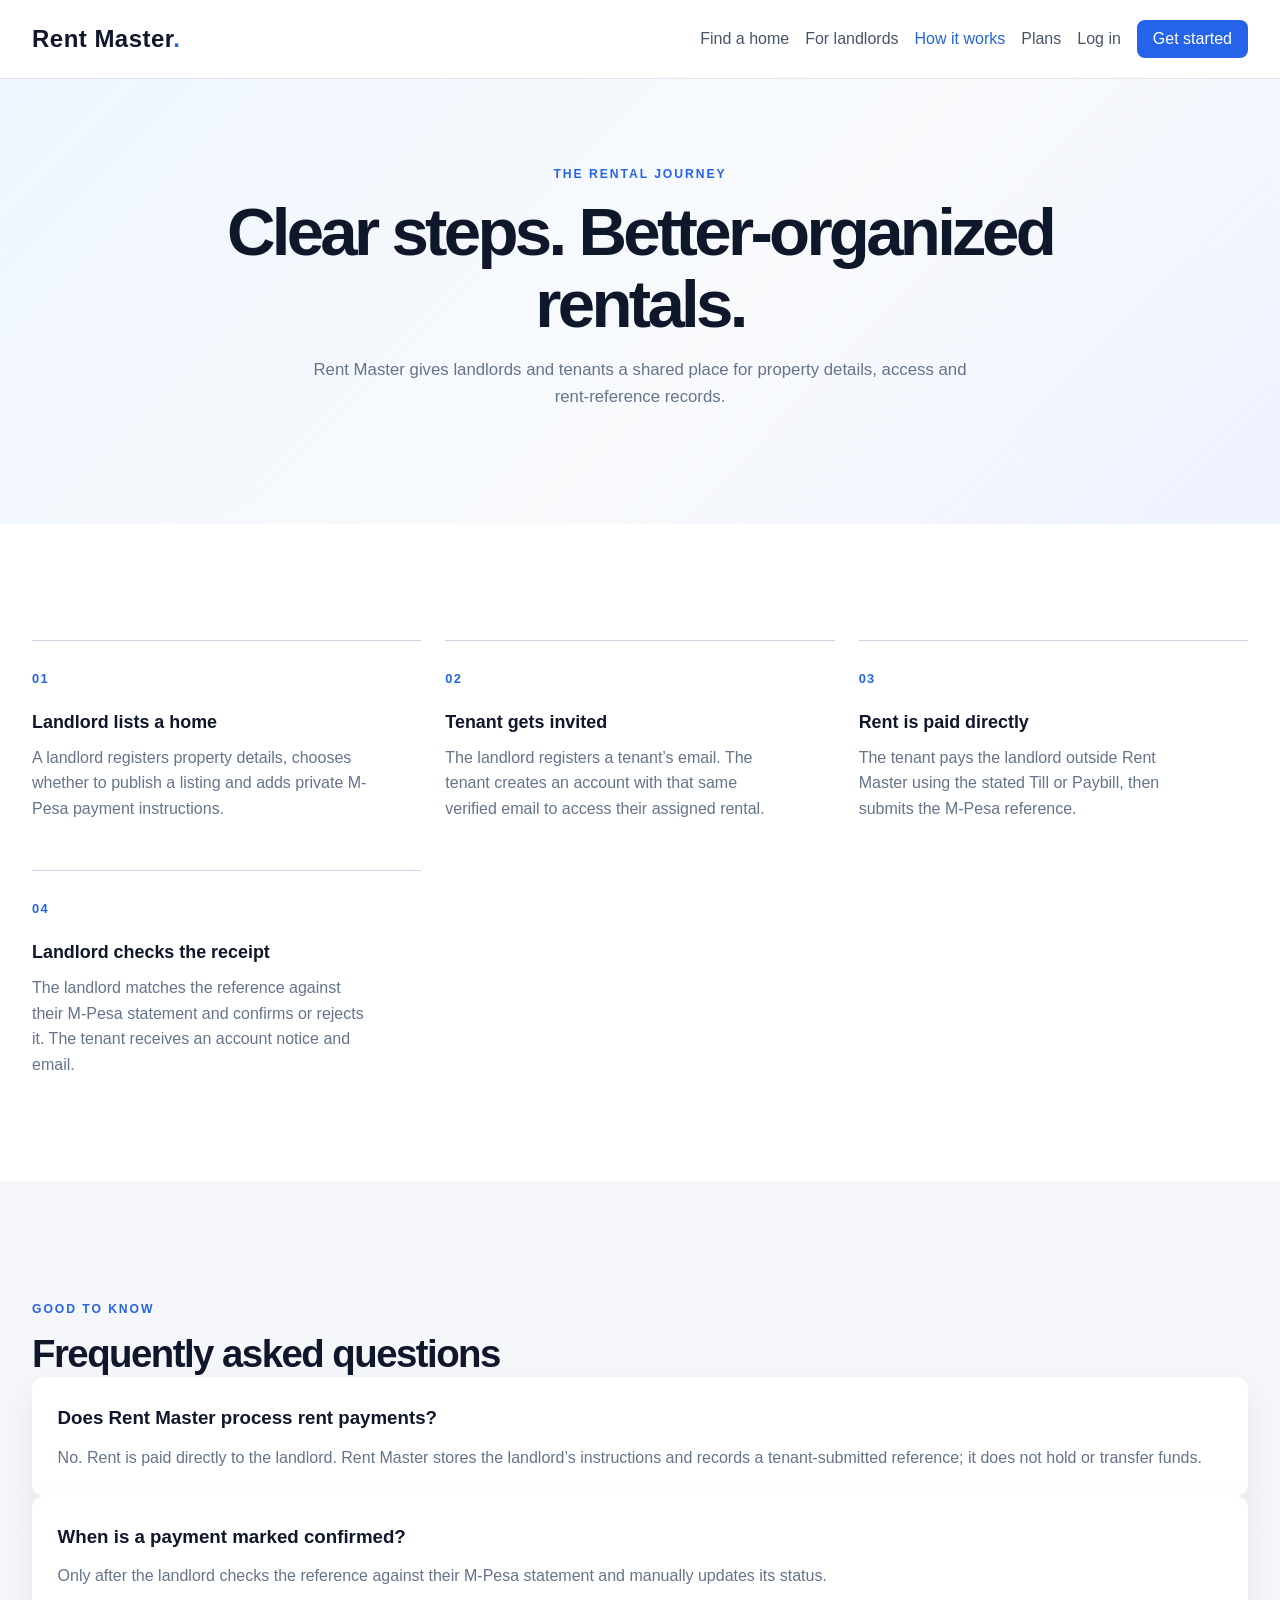
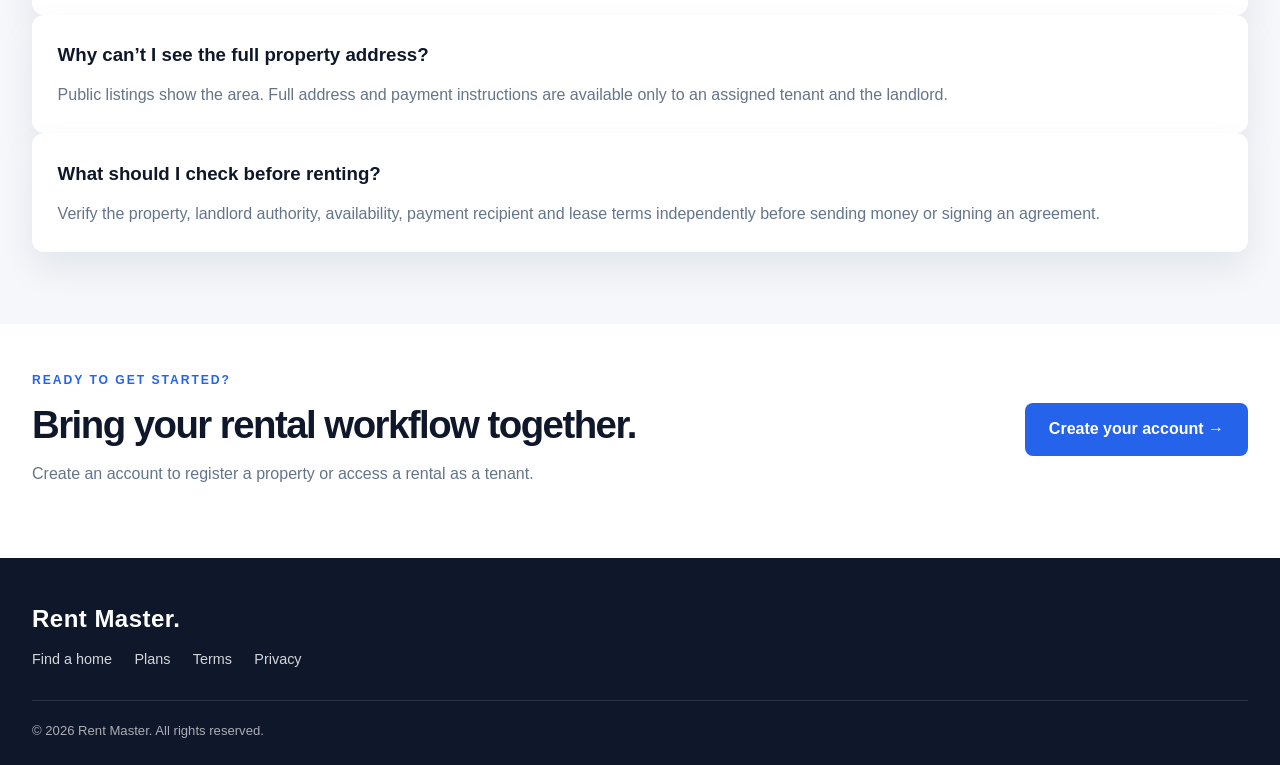
<file: how.html>
<!DOCTYPE html>
<html lang="en">
<head>
    <meta charset="UTF-8">
    <meta name="viewport" content="width=device-width, initial-scale=1.0">
    <meta name="description" content="Learn how Rent Master connects rental listings, landlord management and tenant rent records.">
    <link rel="stylesheet" href="style.css">
    <title>How it works | Rent Master</title>
</head>
<body class="home-page">
    <header class="home-header">
        <nav class="home-nav" aria-label="Main navigation">
            <a href="index.html" class="logo">Rent Master<span class="brand-period">.</span></a>
            <ul class="nav-links">
                <li><a href="findahome.html">Find a home</a></li>
                <li><a href="Landlords.html">For landlords</a></li>
                <li><a href="how.html" aria-current="page">How it works</a></li>
                <li><a href="pricing.html">Plans</a></li>
                <li><a href="login.html">Log in</a></li>
                <li><a class="nav-signup" href="signup.html">Get started</a></li>
            </ul>
        </nav>
    </header>
    <main>
        <section class="listings-hero">
            <div class="listings-hero-inner">
                <p class="eyebrow">The rental journey</p>
                <h1>Clear steps. Better-organized rentals.</h1>
                <p>Rent Master gives landlords and tenants a shared place for property details, access and rent-reference records.</p>
            </div>
        </section>
        <section class="home-section">
            <div class="home-benefit-grid">
                <article class="home-benefit-card"><span class="benefit-number">01</span><h3>Landlord lists a home</h3><p>A landlord registers property details, chooses whether to publish a listing and adds private M-Pesa payment instructions.</p></article>
                <article class="home-benefit-card"><span class="benefit-number">02</span><h3>Tenant gets invited</h3><p>The landlord registers a tenant’s email. The tenant creates an account with that same verified email to access their assigned rental.</p></article>
                <article class="home-benefit-card"><span class="benefit-number">03</span><h3>Rent is paid directly</h3><p>The tenant pays the landlord outside Rent Master using the stated Till or Paybill, then submits the M-Pesa reference.</p></article>
                <article class="home-benefit-card"><span class="benefit-number">04</span><h3>Landlord checks the receipt</h3><p>The landlord matches the reference against their M-Pesa statement and confirms or rejects it. The tenant receives an account notice and email.</p></article>
            </div>
        </section>
        <section class="home-featured-band">
            <div class="home-section faq-section">
                <div class="home-section-heading"><div><p class="eyebrow">Good to know</p><h2>Frequently asked questions</h2></div></div>
                <div class="faq-grid">
                    <article class="info-card"><h3>Does Rent Master process rent payments?</h3><p>No. Rent is paid directly to the landlord. Rent Master stores the landlord’s instructions and records a tenant-submitted reference; it does not hold or transfer funds.</p></article>
                    <article class="info-card"><h3>When is a payment marked confirmed?</h3><p>Only after the landlord checks the reference against their M-Pesa statement and manually updates its status.</p></article>
                    <article class="info-card"><h3>Why can’t I see the full property address?</h3><p>Public listings show the area. Full address and payment instructions are available only to an assigned tenant and the landlord.</p></article>
                    <article class="info-card"><h3>What should I check before renting?</h3><p>Verify the property, landlord authority, availability, payment recipient and lease terms independently before sending money or signing an agreement.</p></article>
                </div>
            </div>
        </section>
        <section class="home-landlord-cta">
            <div><p class="eyebrow">Ready to get started?</p><h2>Bring your rental workflow together.</h2><p>Create an account to register a property or access a rental as a tenant.</p></div>
            <a href="signup.html" class="btn">Create your account <span aria-hidden="true">&rarr;</span></a>
        </section>
    </main>
    <footer class="home-footer"><div class="home-footer-inner"><a href="index.html" class="logo">Rent Master<span class="brand-period">.</span></a><div class="home-footer-links"><a href="findahome.html">Find a home</a><a href="pricing.html">Plans</a><a href="terms.html">Terms</a><a href="privacy.html">Privacy</a></div><p class="home-copyright">&copy; 2026 Rent Master. All rights reserved.</p></div></footer>
</body>
</html>
</file>
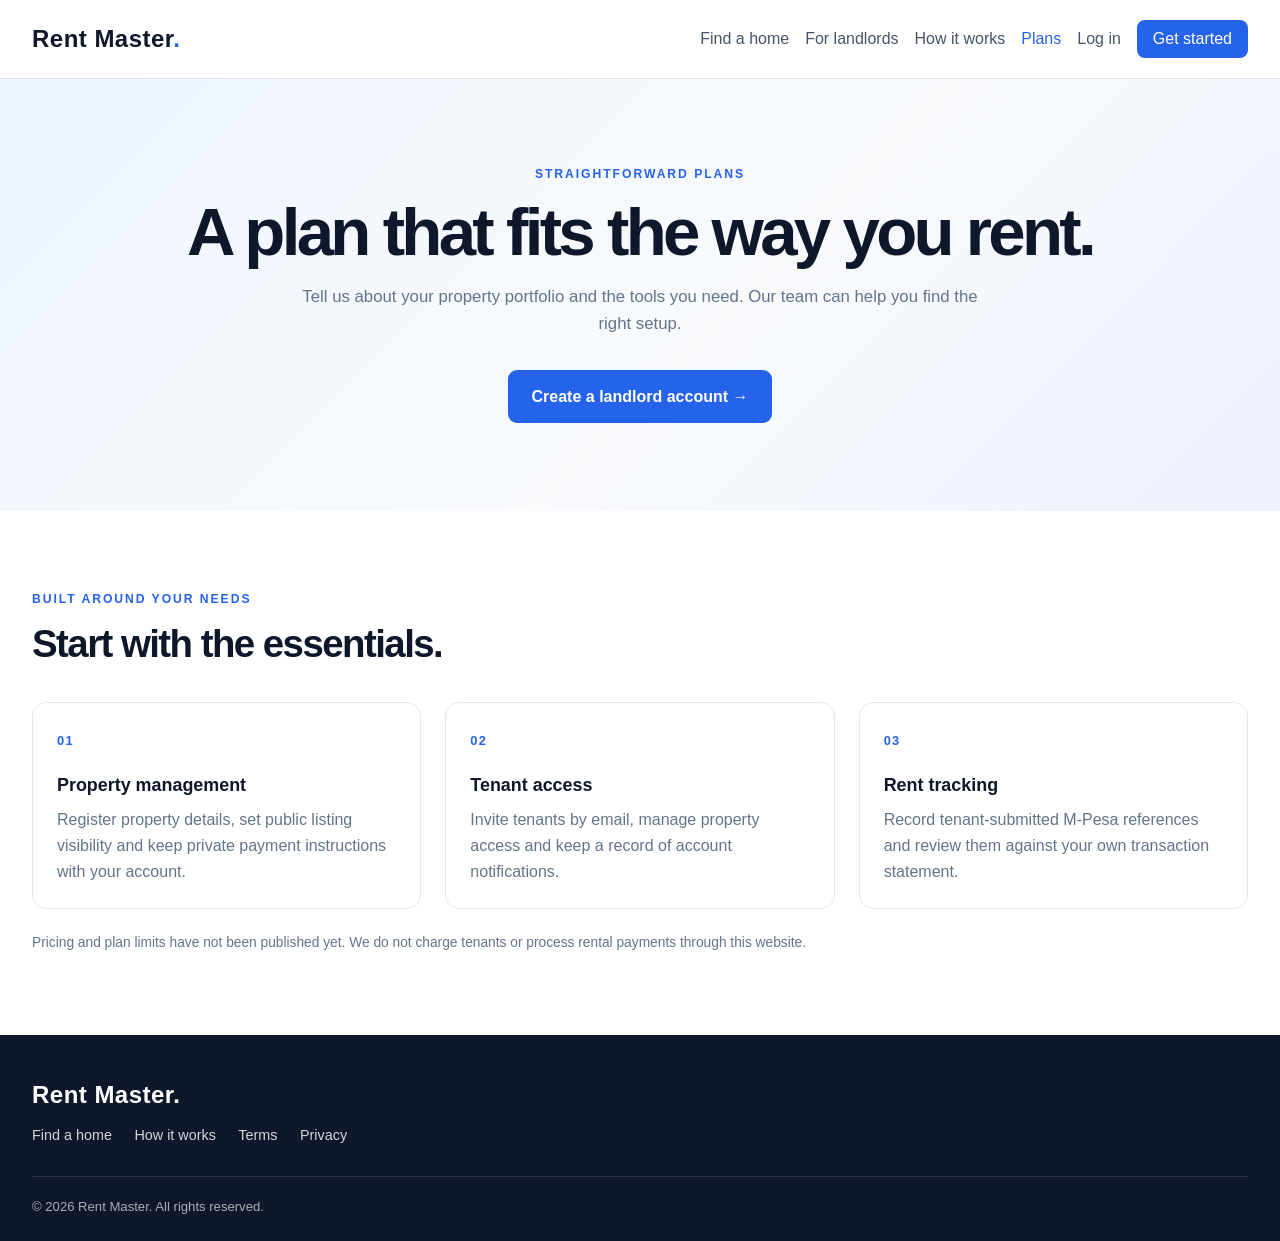
<file: pricing.html>
<!DOCTYPE html>
<html lang="en">
<head>
    <meta charset="UTF-8">
    <meta name="viewport" content="width=device-width, initial-scale=1.0">
    <meta name="description" content="Talk with Rent Master about a property management plan that fits your portfolio.">
    <link rel="stylesheet" href="style.css">
    <title>Plans | Rent Master</title>
</head>
<body class="home-page">
    <header class="home-header">
        <nav class="home-nav" aria-label="Main navigation">
            <a href="index.html" class="logo">Rent Master<span class="brand-period">.</span></a>
            <ul class="nav-links">
                <li><a href="findahome.html">Find a home</a></li>
                <li><a href="Landlords.html">For landlords</a></li>
                <li><a href="how.html">How it works</a></li>
                <li><a href="pricing.html" aria-current="page">Plans</a></li>
                <li><a href="login.html">Log in</a></li>
                <li><a class="nav-signup" href="signup.html?role=landlord">Get started</a></li>
            </ul>
        </nav>
    </header>
    <main>
        <section class="listings-hero pricing-hero">
            <div class="listings-hero-inner">
                <p class="eyebrow">Straightforward plans</p>
                <h1>A plan that fits the way you rent.</h1>
                <p>Tell us about your property portfolio and the tools you need. Our team can help you find the right setup.</p>
                <a class="btn" href="signup.html?role=landlord">Create a landlord account <span aria-hidden="true">&rarr;</span></a>
            </div>
        </section>
        <section class="home-section pricing-content">
            <div class="home-section-heading">
                <div><p class="eyebrow">Built around your needs</p><h2>Start with the essentials.</h2></div>
            </div>
            <div class="home-benefit-grid">
                <article class="home-benefit-card"><span class="benefit-number">01</span><h3>Property management</h3><p>Register property details, set public listing visibility and keep private payment instructions with your account.</p></article>
                <article class="home-benefit-card"><span class="benefit-number">02</span><h3>Tenant access</h3><p>Invite tenants by email, manage property access and keep a record of account notifications.</p></article>
                <article class="home-benefit-card"><span class="benefit-number">03</span><h3>Rent tracking</h3><p>Record tenant-submitted M-Pesa references and review them against your own transaction statement.</p></article>
            </div>
            <p class="pricing-disclaimer">Pricing and plan limits have not been published yet. We do not charge tenants or process rental payments through this website.</p>
        </section>
    </main>
    <footer class="home-footer"><div class="home-footer-inner"><a href="index.html" class="logo">Rent Master<span class="brand-period">.</span></a><div class="home-footer-links"><a href="findahome.html">Find a home</a><a href="how.html">How it works</a><a href="terms.html">Terms</a><a href="privacy.html">Privacy</a></div><p class="home-copyright">&copy; 2026 Rent Master. All rights reserved.</p></div></footer>
</body>
</html>
</file>
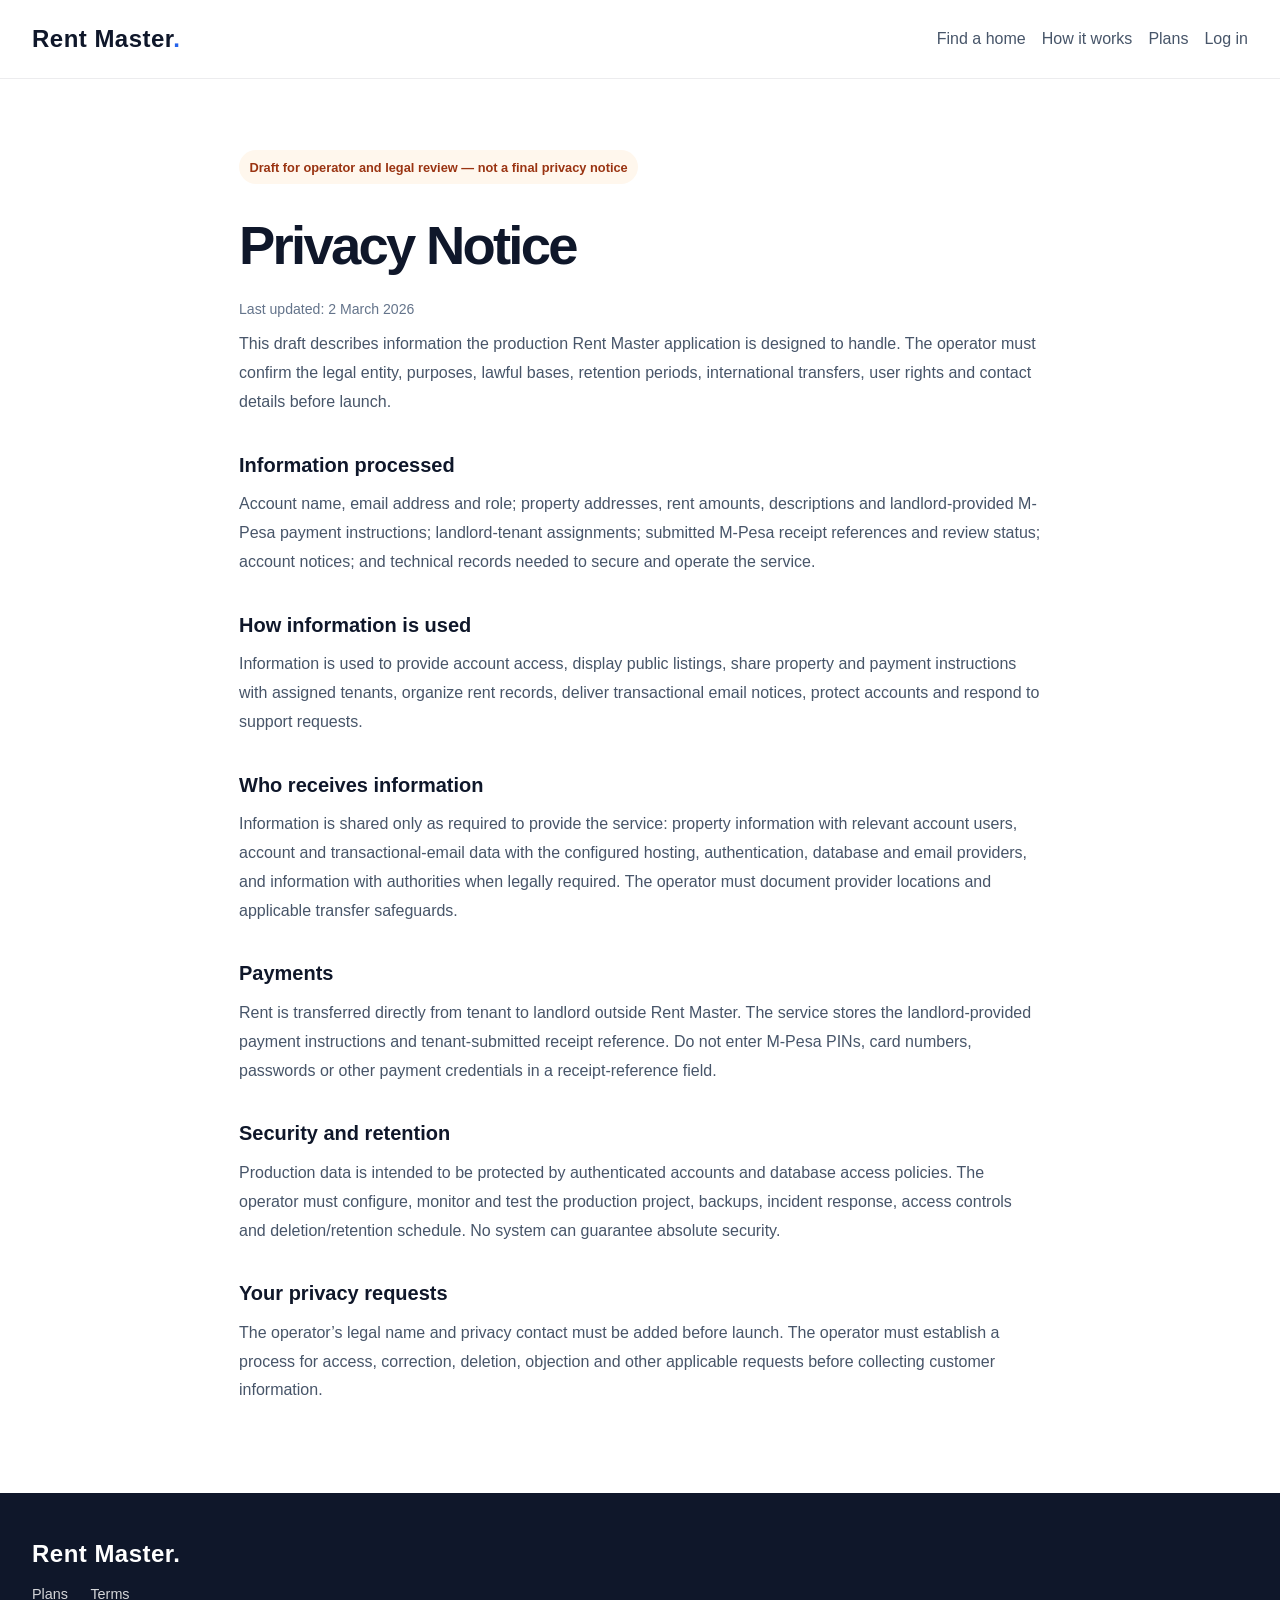
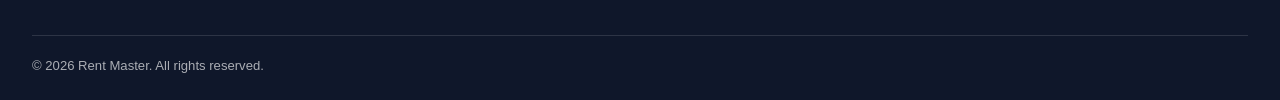
<file: privacy.html>
<!DOCTYPE html>
<html lang="en">
<head>
    <meta charset="UTF-8">
    <meta name="viewport" content="width=device-width, initial-scale=1.0">
    <meta name="description" content="Review the draft privacy notice for Rent Master.">
    <link rel="stylesheet" href="style.css">
    <title>Privacy Notice | Rent Master</title>
</head>
<body class="home-page">
    <header class="home-header"><nav class="home-nav" aria-label="Main navigation"><a href="index.html" class="logo">Rent Master<span class="brand-period">.</span></a><ul class="nav-links"><li><a href="findahome.html">Find a home</a></li><li><a href="how.html">How it works</a></li><li><a href="pricing.html">Plans</a></li><li><a href="login.html">Log in</a></li></ul></nav></header>
    <main class="document-page">
        <p class="document-draft-label">Draft for operator and legal review — not a final privacy notice</p>
        <h1>Privacy Notice</h1>
        <p class="document-updated">Last updated: 2 March 2026</p>
        <p>This draft describes information the production Rent Master application is designed to handle. The operator must confirm the legal entity, purposes, lawful bases, retention periods, international transfers, user rights and contact details before launch.</p>
        <h2>Information processed</h2>
        <p>Account name, email address and role; property addresses, rent amounts, descriptions and landlord-provided M-Pesa payment instructions; landlord-tenant assignments; submitted M-Pesa receipt references and review status; account notices; and technical records needed to secure and operate the service.</p>
        <h2>How information is used</h2>
        <p>Information is used to provide account access, display public listings, share property and payment instructions with assigned tenants, organize rent records, deliver transactional email notices, protect accounts and respond to support requests.</p>
        <h2>Who receives information</h2>
        <p>Information is shared only as required to provide the service: property information with relevant account users, account and transactional-email data with the configured hosting, authentication, database and email providers, and information with authorities when legally required. The operator must document provider locations and applicable transfer safeguards.</p>
        <h2>Payments</h2>
        <p>Rent is transferred directly from tenant to landlord outside Rent Master. The service stores the landlord-provided payment instructions and tenant-submitted receipt reference. Do not enter M-Pesa PINs, card numbers, passwords or other payment credentials in a receipt-reference field.</p>
        <h2>Security and retention</h2>
        <p>Production data is intended to be protected by authenticated accounts and database access policies. The operator must configure, monitor and test the production project, backups, incident response, access controls and deletion/retention schedule. No system can guarantee absolute security.</p>
        <h2>Your privacy requests</h2>
        <p>The operator’s legal name and privacy contact must be added before launch. The operator must establish a process for access, correction, deletion, objection and other applicable requests before collecting customer information.</p>
    </main>
    <footer class="home-footer"><div class="home-footer-inner"><a href="index.html" class="logo">Rent Master<span class="brand-period">.</span></a><div class="home-footer-links"><a href="pricing.html">Plans</a><a href="terms.html">Terms</a></div><p class="home-copyright">&copy; 2026 Rent Master. All rights reserved.</p></div></footer>
</body>
</html>
</file>
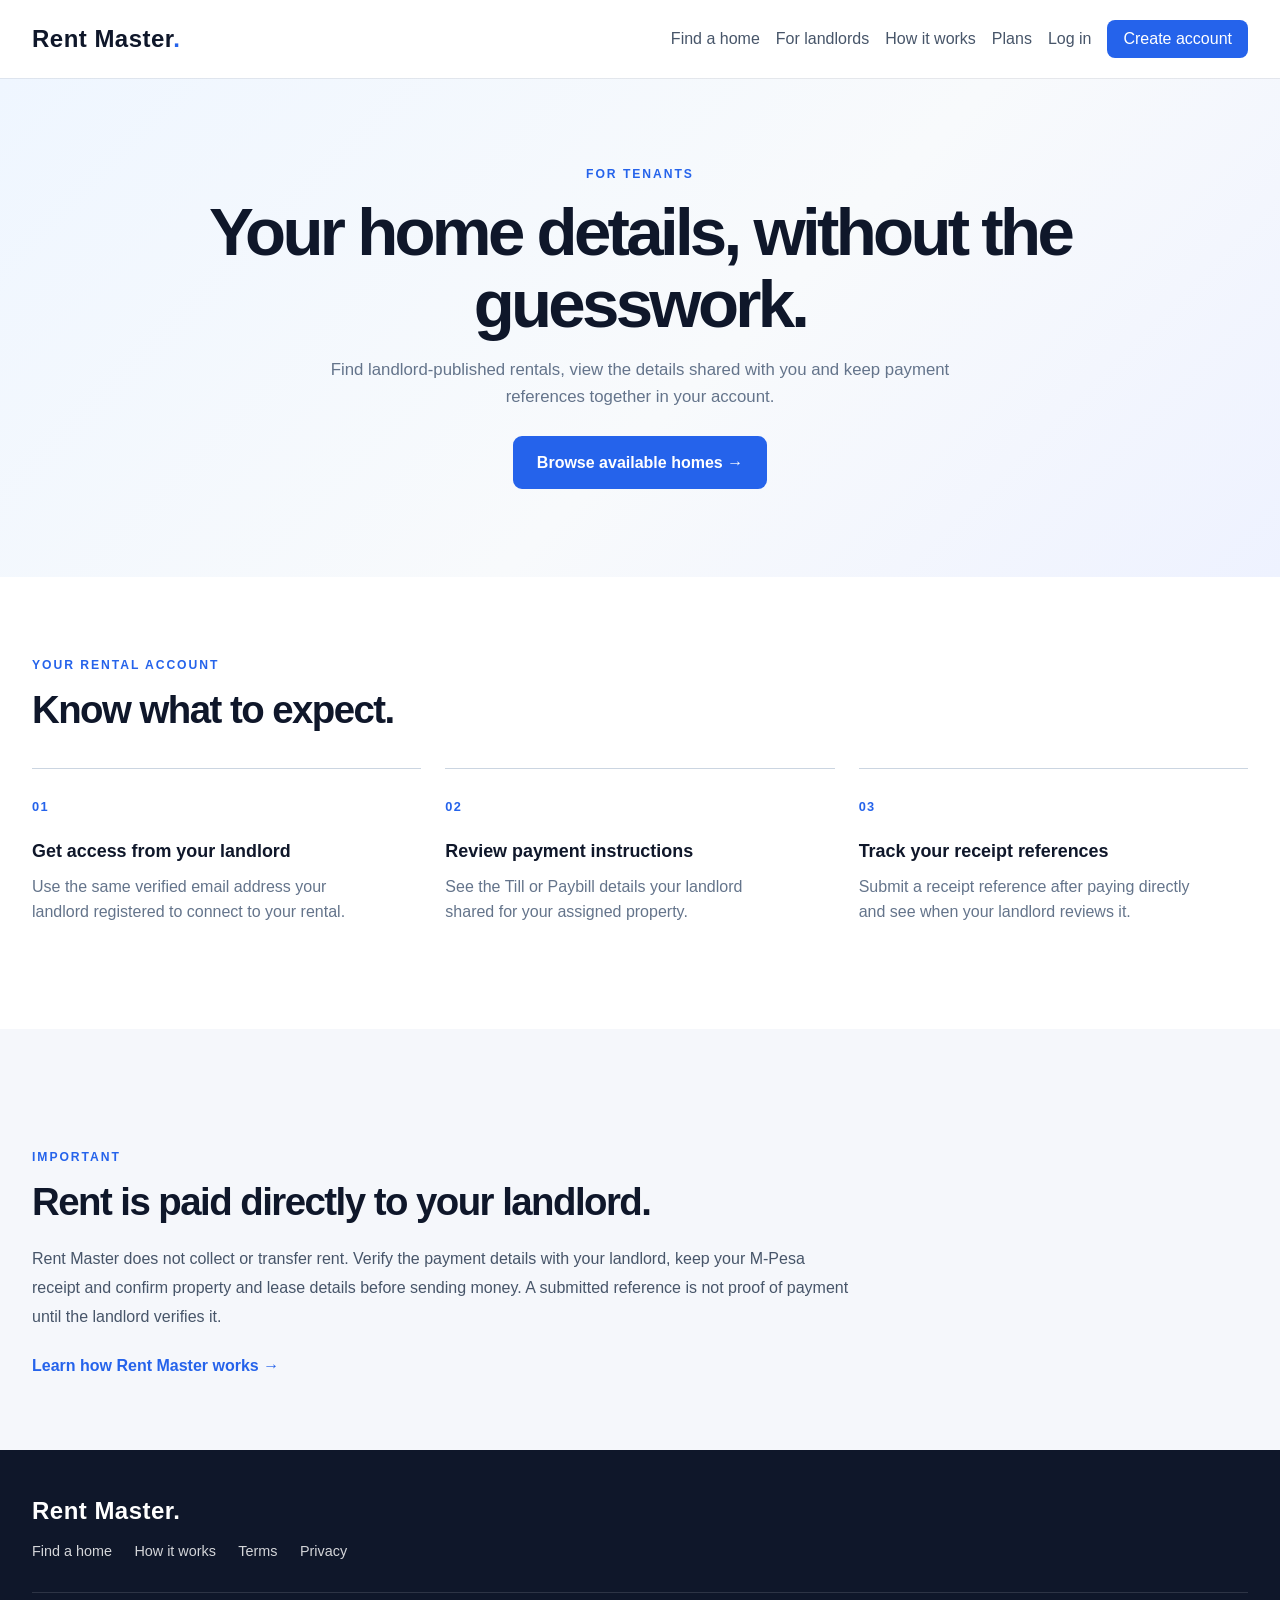
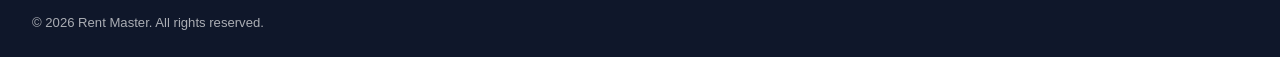
<file: tenants.html>
<!DOCTYPE html>
<html lang="en">
<head>
    <meta charset="UTF-8">
    <meta name="viewport" content="width=device-width, initial-scale=1.0">
    <meta name="description" content="Explore rental homes and keep your Rent Master rental details and payment references organized.">
    <link rel="stylesheet" href="style.css">
    <title>For Tenants | Rent Master</title>
</head>
<body class="home-page">
    <header class="home-header">
        <nav class="home-nav" aria-label="Main navigation">
            <a href="index.html" class="logo">Rent Master<span class="brand-period">.</span></a>
            <ul class="nav-links">
                <li><a href="findahome.html">Find a home</a></li>
                <li><a href="Landlords.html">For landlords</a></li>
                <li><a href="how.html">How it works</a></li>
                <li><a href="pricing.html">Plans</a></li>
                <li><a href="login.html">Log in</a></li>
                <li><a class="nav-signup" href="signup.html?role=tenant">Create account</a></li>
            </ul>
        </nav>
    </header>
    <main>
        <section class="listings-hero">
            <div class="listings-hero-inner">
                <p class="eyebrow">For tenants</p>
                <h1>Your home details, without the guesswork.</h1>
                <p>Find landlord-published rentals, view the details shared with you and keep payment references together in your account.</p>
                <a href="findahome.html" class="btn">Browse available homes <span aria-hidden="true">&rarr;</span></a>
            </div>
        </section>
        <section class="home-section">
            <div class="home-section-heading"><div><p class="eyebrow">Your rental account</p><h2>Know what to expect.</h2></div></div>
            <div class="home-benefit-grid">
                <article class="home-benefit-card"><span class="benefit-number">01</span><h3>Get access from your landlord</h3><p>Use the same verified email address your landlord registered to connect to your rental.</p></article>
                <article class="home-benefit-card"><span class="benefit-number">02</span><h3>Review payment instructions</h3><p>See the Till or Paybill details your landlord shared for your assigned property.</p></article>
                <article class="home-benefit-card"><span class="benefit-number">03</span><h3>Track your receipt references</h3><p>Submit a receipt reference after paying directly and see when your landlord reviews it.</p></article>
            </div>
        </section>
        <section class="home-featured-band">
            <div class="home-section">
                <div class="home-section-heading"><div><p class="eyebrow">Important</p><h2>Rent is paid directly to your landlord.</h2></div></div>
                <p class="tenant-payment-explainer">Rent Master does not collect or transfer rent. Verify the payment details with your landlord, keep your M-Pesa receipt and confirm property and lease details before sending money. A submitted reference is not proof of payment until the landlord verifies it.</p>
                <a href="how.html" class="text-link">Learn how Rent Master works <span aria-hidden="true">&rarr;</span></a>
            </div>
        </section>
    </main>
    <footer class="home-footer"><div class="home-footer-inner"><a href="index.html" class="logo">Rent Master<span class="brand-period">.</span></a><div class="home-footer-links"><a href="findahome.html">Find a home</a><a href="how.html">How it works</a><a href="terms.html">Terms</a><a href="privacy.html">Privacy</a></div><p class="home-copyright">&copy; 2026 Rent Master. All rights reserved.</p></div></footer>
</body>
</html>
</file>
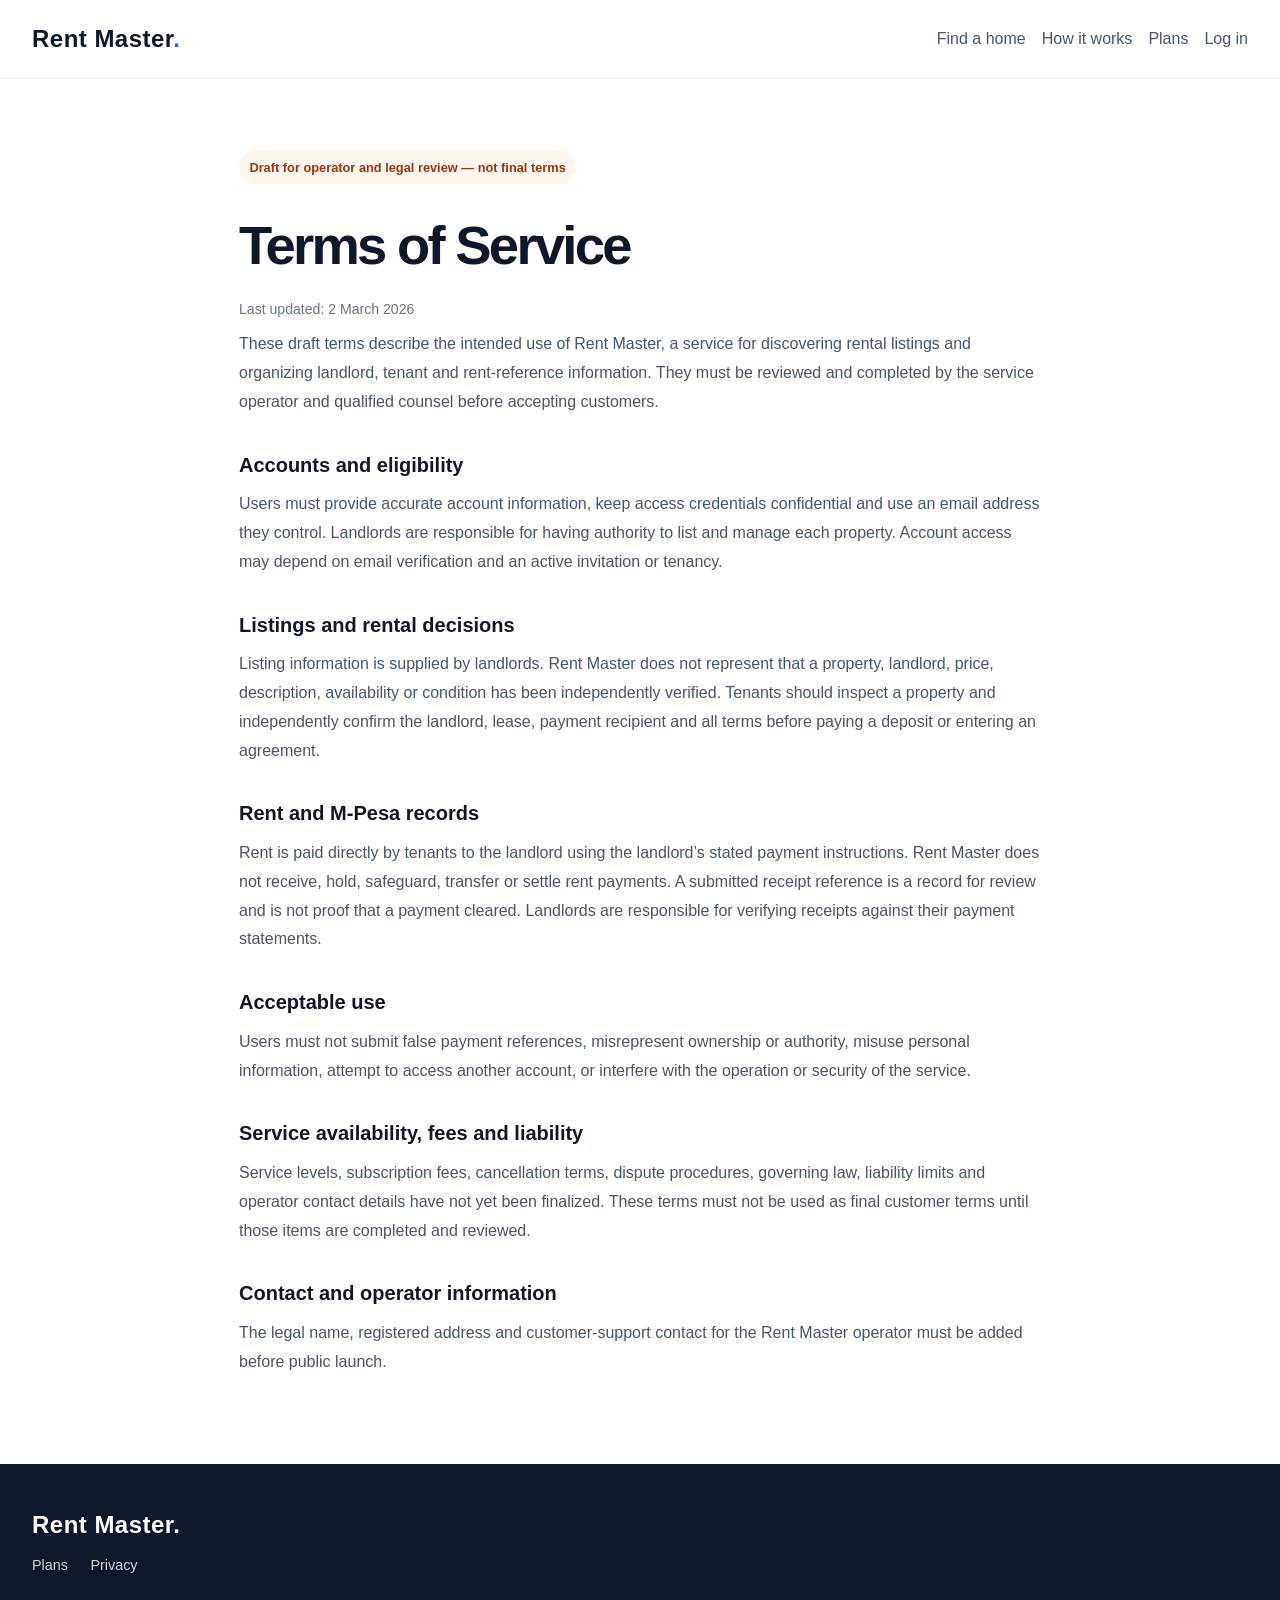
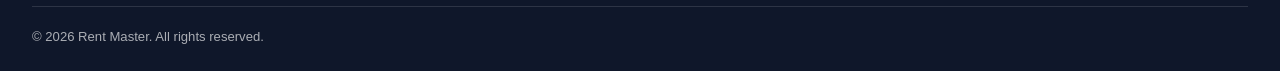
<file: terms.html>
<!DOCTYPE html>
<html lang="en">
<head>
    <meta charset="UTF-8">
    <meta name="viewport" content="width=device-width, initial-scale=1.0">
    <meta name="description" content="Review the draft terms for using Rent Master.">
    <link rel="stylesheet" href="style.css">
    <title>Terms of Service | Rent Master</title>
</head>
<body class="home-page">
    <header class="home-header"><nav class="home-nav" aria-label="Main navigation"><a href="index.html" class="logo">Rent Master<span class="brand-period">.</span></a><ul class="nav-links"><li><a href="findahome.html">Find a home</a></li><li><a href="how.html">How it works</a></li><li><a href="pricing.html">Plans</a></li><li><a href="login.html">Log in</a></li></ul></nav></header>
    <main class="document-page">
        <p class="document-draft-label">Draft for operator and legal review — not final terms</p>
        <h1>Terms of Service</h1>
        <p class="document-updated">Last updated: 2 March 2026</p>
        <p>These draft terms describe the intended use of Rent Master, a service for discovering rental listings and organizing landlord, tenant and rent-reference information. They must be reviewed and completed by the service operator and qualified counsel before accepting customers.</p>
        <h2>Accounts and eligibility</h2>
        <p>Users must provide accurate account information, keep access credentials confidential and use an email address they control. Landlords are responsible for having authority to list and manage each property. Account access may depend on email verification and an active invitation or tenancy.</p>
        <h2>Listings and rental decisions</h2>
        <p>Listing information is supplied by landlords. Rent Master does not represent that a property, landlord, price, description, availability or condition has been independently verified. Tenants should inspect a property and independently confirm the landlord, lease, payment recipient and all terms before paying a deposit or entering an agreement.</p>
        <h2>Rent and M-Pesa records</h2>
        <p>Rent is paid directly by tenants to the landlord using the landlord’s stated payment instructions. Rent Master does not receive, hold, safeguard, transfer or settle rent payments. A submitted receipt reference is a record for review and is not proof that a payment cleared. Landlords are responsible for verifying receipts against their payment statements.</p>
        <h2>Acceptable use</h2>
        <p>Users must not submit false payment references, misrepresent ownership or authority, misuse personal information, attempt to access another account, or interfere with the operation or security of the service.</p>
        <h2>Service availability, fees and liability</h2>
        <p>Service levels, subscription fees, cancellation terms, dispute procedures, governing law, liability limits and operator contact details have not yet been finalized. These terms must not be used as final customer terms until those items are completed and reviewed.</p>
        <h2>Contact and operator information</h2>
        <p>The legal name, registered address and customer-support contact for the Rent Master operator must be added before public launch.</p>
    </main>
    <footer class="home-footer"><div class="home-footer-inner"><a href="index.html" class="logo">Rent Master<span class="brand-period">.</span></a><div class="home-footer-links"><a href="pricing.html">Plans</a><a href="privacy.html">Privacy</a></div><p class="home-copyright">&copy; 2026 Rent Master. All rights reserved.</p></div></footer>
</body>
</html>
</file>
<file: style.css>
:root {
    --primary-color: #2563eb;
    --secondary-color: #0f172a;
    --accent-color: #f59e0b;
    --text-color: #334155;
    --muted-color: #64748b;
    --bg-color: #f8fafc;
    --card-bg: #ffffff;
    --light-bg: #e2e8f0;
    --border-color: #dbe4ee;
    --success: #16a34a;
    --white: #ffffff;
    --border-radius: 12px;
    --shadow: 0 16px 35px rgba(15, 23, 42, 0.08);
}

* {
    margin: 0;
    padding: 0;
    box-sizing: border-box;
}

html {
    scroll-behavior: smooth;
}

body {
    font-family: 'Segoe UI', Tahoma, Geneva, Verdana, sans-serif;
    line-height: 1.6;
    color: var(--text-color);
    background-color: var(--bg-color);
}

a {
    color: inherit;
}

img {
    max-width: 100%;
    display: block;
}

header {
    background-color: var(--secondary-color);
    color: var(--white);
    position: sticky;
    top: 0;
    z-index: 100;
    box-shadow: 0 8px 20px rgba(15, 23, 42, 0.18);
}

nav {
    max-width: 1200px;
    margin: 0 auto;
    padding: 1rem 2rem;
    display: flex;
    justify-content: space-between;
    align-items: center;
    gap: 1rem;
}

.logo {
    font-size: 1.5rem;
    font-weight: 700;
    color: var(--white);
    text-decoration: none;
    letter-spacing: 0.02em;
}

.nav-links {
    list-style: none;
    display: flex;
    flex-wrap: wrap;
    gap: 1.2rem;
    align-items: center;
}

.nav-links a {
    color: rgba(255, 255, 255, 0.9);
    text-decoration: none;
    transition: color 0.2s ease;
    font-weight: 500;
}

.nav-links a:hover {
    color: var(--accent-color);
}

.container {
    max-width: 1200px;
    margin: 0 auto;
    padding: 1.25rem 1.5rem 3rem;
}

.hero {
    background-size: cover;
    background-position: center;
    color: var(--white);
    padding: 7rem 1.5rem;
    text-align: center;
}

.hero-content {
    max-width: 700px;
    margin: 0 auto;
}

.hero h1 {
    font-size: clamp(2.4rem, 5vw, 4rem);
    color: var(--white);
    margin-bottom: 1rem;
}

.hero p {
    font-size: 1.1rem;
    max-width: 620px;
    margin: 0 auto 2rem;
    color: rgba(255, 255, 255, 0.9);
}

.btn,
button {
    display: inline-block;
    padding: 0.85rem 1.5rem;
    background-color: var(--primary-color);
    color: var(--white);
    text-decoration: none;
    border-radius: var(--border-radius);
    border: none;
    cursor: pointer;
    transition: transform 0.2s ease, background-color 0.2s ease;
    font-weight: 600;
}

.btn:hover,
button:hover {
    background-color: #1d4ed8;
    transform: translateY(-1px);
}

.btn-secondary {
    background: transparent;
    border: 1px solid rgba(255, 255, 255, 0.75);
}

section {
    padding-top: 3rem;
}

.section-intro {
    max-width: 700px;
    margin: 0 auto 2rem;
    text-align: center;
}

.section-intro h2,
.section-intro h1 {
    margin-bottom: 0.7rem;
    color: var(--secondary-color);
}

.section-intro p {
    color: var(--muted-color);
}

.card-grid,
.features-grid,
.pricing-grid,
.stats-grid,
.property-grid {
    display: grid;
    grid-template-columns: repeat(auto-fit, minmax(250px, 1fr));
    gap: 1.5rem;
}

.info-card,
.feature-card,
.plan,
.property-card {
    background: var(--card-bg);
    border-radius: var(--border-radius);
    box-shadow: var(--shadow);
    padding: 1.6rem;
}

.feature-card h3,
.plan h3,
.property-card h3,
.info-card h3 {
    color: var(--secondary-color);
    margin-bottom: 0.75rem;
}

.feature-card p,
.info-card p,
.plan p,
.property-card p,
blockquote {
    color: var(--muted-color);
}

.gallery-grid {
    display: grid;
    grid-template-columns: repeat(auto-fit, minmax(260px, 1fr));
    gap: 1.25rem;
    margin-top: 2rem;
}

.gallery-item {
    background: #f1f5f9;
    border: 1px solid var(--border-color);
    padding: 0.9rem;
    border-radius: 12px;
    text-align: center;
    transition: transform 0.2s ease;
}

.gallery-item:hover {
    transform: translateY(-3px);
}

.gallery-item img {
    width: 100%;
    height: 220px;
    object-fit: cover;
    border-radius: 8px;
    margin-bottom: 0.9rem;
}

.text-center {
    text-align: center;
}

.mt-2 {
    margin-top: 2rem;
}

.checklist {
    list-style: none;
    padding: 0;
    display: grid;
    gap: 0.75rem;
}

.checklist li {
    padding-left: 1.8rem;
    position: relative;
    color: var(--text-color);
}

.checklist li::before {
    content: '✓';
    position: absolute;
    left: 0;
    color: var(--success);
    font-weight: 700;
}

.stats-grid {
    margin-top: 2rem;
}

.stat-box {
    background: linear-gradient(135deg, #eff6ff, #f8fafc);
    border-radius: var(--border-radius);
    padding: 1.5rem;
    text-align: center;
    box-shadow: var(--shadow);
}

.stat-box strong {
    font-size: 2rem;
    color: var(--primary-color);
    display: block;
}

.landlord-shell {
    display: flex;
    min-height: calc(100vh - 72px);
    background: #eef4ff;
}

.sidebar {
    width: 260px;
    background: var(--secondary-color);
    color: var(--white);
    padding: 1.5rem 1rem;
}

.sidebar-brand {
    font-size: 1.5rem;
    font-weight: 700;
    margin-bottom: 2rem;
    color: var(--white);
}

.sidebar-nav {
    display: flex;
    flex-direction: column;
    gap: 0.5rem;
}

.sidebar-item {
    color: rgba(255, 255, 255, 0.8);
    text-decoration: none;
    padding: 0.8rem 0.9rem;
    border-radius: 10px;
    transition: background 0.2s ease, color 0.2s ease;
    font-weight: 600;
}

.sidebar-item:hover,
.sidebar-item.active {
    background: rgba(255, 255, 255, 0.08);
    color: var(--white);
}

.admin-main {
    flex: 1;
    padding: 2rem;
}

.dashboard-topbar {
    display: flex;
    justify-content: space-between;
    align-items: center;
    gap: 1rem;
    margin-bottom: 2rem;
}

.dashboard-topbar p {
    color: var(--muted-color);
    margin-bottom: 0.2rem;
}

.dashboard-topbar h1 {
    color: var(--secondary-color);
    margin: 0;
}

.summary-grid {
    display: grid;
    grid-template-columns: repeat(auto-fit, minmax(180px, 1fr));
    gap: 1rem;
    margin-bottom: 2rem;
}

.summary-card {
    background: var(--white);
    border-radius: 16px;
    box-shadow: var(--shadow);
    padding: 1.3rem;
}

.summary-card .label {
    font-size: 0.8rem;
    color: var(--muted-color);
    margin-bottom: 0.35rem;
    text-transform: uppercase;
    letter-spacing: 0.08em;
}

.summary-card .value {
    font-size: 1.9rem;
    font-weight: 700;
    color: var(--secondary-color);
}

.summary-card .trend {
    margin-top: 0.5rem;
    font-size: 0.85rem;
    color: var(--success);
    font-weight: 600;
}

.panel-grid {
    display: grid;
    grid-template-columns: 1.5fr 0.9fr;
    gap: 1.25rem;
}

.panel {
    background: var(--white);
    border-radius: 16px;
    box-shadow: var(--shadow);
    padding: 1.4rem;
}

.panel h3 {
    color: var(--secondary-color);
    margin-bottom: 1rem;
}

.payment-table {
    width: 100%;
    border-collapse: collapse;
}

.payment-table th,
.payment-table td {
    padding: 0.8rem 0.6rem;
    border-bottom: 1px solid #e2e8f0;
    text-align: left;
    font-size: 0.95rem;
}

.payment-table th {
    color: var(--muted-color);
    font-size: 0.78rem;
    text-transform: uppercase;
    letter-spacing: 0.06em;
}

.status-badge {
    display: inline-block;
    padding: 0.35rem 0.7rem;
    border-radius: 999px;
    font-size: 0.75rem;
    font-weight: 700;
}

.status-paid {
    background: rgba(22, 163, 74, 0.12);
    color: var(--success);
}

.status-pending {
    background: rgba(245, 158, 11, 0.12);
    color: #b45309;
}

.status-overdue {
    background: rgba(239, 68, 68, 0.12);
    color: #b91c1c;
}

.tenant-dashboard {
    max-width: 1200px;
    margin: 0 auto;
    padding: 2rem 1.5rem 3rem;
}

.tenant-property-picker {
    max-width: 480px;
    margin-bottom: 1.5rem;
}

.tenant-property-picker label {
    display: block;
    margin-bottom: 0.45rem;
    font-weight: 600;
    color: var(--secondary-color);
}

.tenant-property-details {
    margin-top: 0.45rem;
    color: var(--muted-color);
}

.tenant-payment-panel {
    overflow-x: auto;
}

.tenant-demo-notice {
    margin-bottom: 1rem;
    color: var(--muted-color);
    font-size: 0.9rem;
}

.tenant-list {
    list-style: none;
    display: grid;
    gap: 0.8rem;
}

.tenant-list li {
    display: flex;
    justify-content: space-between;
    align-items: center;
    gap: 1rem;
    padding: 0.8rem 0.9rem;
    border-radius: 12px;
    background: #f8fafc;
}

.tenant-name {
    font-weight: 600;
    color: var(--secondary-color);
}

.tenant-meta {
    color: var(--muted-color);
    font-size: 0.85rem;
}

.pricing-grid {
    margin-top: 2rem;
}

.plan {
    border: 1px solid var(--border-color);
    position: relative;
}

.plan.featured {
    background: linear-gradient(135deg, #dbeafe, #eff6ff);
    border-color: #93c5fd;
    transform: scale(1.02);
}

.plan .price {
    font-size: 2.2rem;
    font-weight: 700;
    color: var(--secondary-color);
    margin: 1rem 0;
}

.plan .price span {
    font-size: 0.9rem;
    color: var(--muted-color);
}

.plan .badge {
    position: absolute;
    top: 1rem;
    right: 1rem;
    background: var(--accent-color);
    color: var(--secondary-color);
    font-size: 0.75rem;
    padding: 0.35rem 0.6rem;
    border-radius: 999px;
    font-weight: 700;
}

.auth-page {
    background: linear-gradient(135deg, #eff6ff 0%, #f8fafc 100%);
    min-height: calc(100vh - 130px);
    display: flex;
    align-items: center;
    justify-content: center;
    padding: 3rem 1.5rem;
}

.auth-layout {
    max-width: 980px;
    width: 100%;
    display: grid;
    grid-template-columns: 1.1fr 0.9fr;
    gap: 2rem;
    align-items: stretch;
}

.auth-panel,
.form-card {
    background: var(--card-bg);
    border-radius: 18px;
    box-shadow: var(--shadow);
    padding: 2rem;
}

.auth-panel {
    background: linear-gradient(135deg, #0f172a, #1d4ed8);
    color: var(--white);
    display: flex;
    flex-direction: column;
    justify-content: center;
}

.auth-panel h2,
.auth-panel h3 {
    color: var(--white);
    margin-bottom: 1rem;
}

.auth-panel p,
.auth-panel li {
    color: rgba(255, 255, 255, 0.8);
}

.form-card h1,
.form-card h2 {
    color: var(--secondary-color);
    margin-bottom: 1.25rem;
}

.form-field {
    margin-bottom: 1rem;
}

.form-field label {
    display: block;
    margin-bottom: 0.45rem;
    font-weight: 600;
    color: var(--secondary-color);
}

input,
textarea,
select {
    width: 100%;
    padding: 0.82rem 0.9rem;
    border: 1px solid var(--border-color);
    border-radius: 10px;
    font: inherit;
    background: #fff;
    color: var(--text-color);
}

input:focus,
textarea:focus,
select:focus {
    outline: 2px solid rgba(37, 99, 235, 0.25);
    border-color: var(--primary-color);
}

.form-row {
    display: flex;
    align-items: center;
    justify-content: space-between;
    gap: 1rem;
    margin: 0.75rem 0 1.25rem;
    color: var(--muted-color);
    font-size: 0.95rem;
}

.checkbox-wrap {
    display: flex;
    align-items: center;
    gap: 0.5rem;
}

.checkbox-wrap input {
    width: auto;
    margin: 0;
}

.form-link {
    color: var(--primary-color);
    text-decoration: none;
    font-weight: 600;
}

footer {
    background-color: var(--secondary-color);
    color: var(--white);
    text-align: center;
    padding: 2rem 1rem;
}

footer p {
    opacity: 0.9;
}

.home-page {
    background: #fff;
    color: #334155;
}

.home-header {
    background: #fff;
    box-shadow: 0 1px 0 rgba(15, 23, 42, 0.08);
}

.home-nav {
    max-width: 1280px;
    min-height: 78px;
    padding: 0.9rem 2rem;
}

.home-nav .logo,
.home-footer .logo {
    color: #0f172a;
}

.home-nav .nav-links a {
    color: #475569;
}

.home-nav .nav-links a:hover,
.home-nav .nav-links a[aria-current="page"] {
    color: #2563eb;
}

.home-nav .nav-links .nav-signup {
    padding: 0.65rem 1rem;
    border-radius: 8px;
    background: #2563eb;
    color: #fff;
}

.home-nav .nav-links .nav-signup:hover {
    background: #1d4ed8;
    color: #fff;
}

.home-hero {
    min-height: 590px;
    position: relative;
    display: flex;
    align-items: center;
    padding: 5rem max(2rem, calc((100vw - 1200px) / 2));
    color: #fff;
    background:
        linear-gradient(90deg, rgba(9, 20, 36, 0.88) 0%, rgba(9, 20, 36, 0.67) 48%, rgba(9, 20, 36, 0.16) 100%),
        url("./image/inside.jpg") center 52% / cover;
}

.home-hero-content {
    width: min(100%, 670px);
}

.home-page .eyebrow {
    margin-bottom: 0.8rem;
    color: #2563eb;
    font-size: 0.76rem;
    font-weight: 700;
    letter-spacing: 0.16em;
    line-height: 1.4;
    text-transform: uppercase;
}

.home-hero .eyebrow {
    color: #bfdbfe;
}

.home-hero h1 {
    max-width: 650px;
    margin-bottom: 1.2rem;
    color: #fff;
    font-size: clamp(2.8rem, 6vw, 5rem);
    letter-spacing: -0.055em;
    line-height: 1.04;
}

.home-hero-copy {
    max-width: 520px;
    margin-bottom: 2rem;
    color: rgba(255, 255, 255, 0.86);
    font-size: 1.12rem;
}

.home-hero-actions {
    display: flex;
    flex-wrap: wrap;
    gap: 0.9rem;
}

.home-hero-actions .btn,
.home-landlord-cta .btn {
    border-radius: 8px;
}

.home-hero-actions .btn-secondary {
    border-color: rgba(255, 255, 255, 0.65);
    color: #fff;
}

.home-hero-actions .btn-secondary:hover {
    background: rgba(255, 255, 255, 0.12);
}

.hero-scroll-link {
    position: absolute;
    right: max(2rem, calc((100vw - 1200px) / 2));
    bottom: 2rem;
    color: rgba(255, 255, 255, 0.84);
    font-size: 0.82rem;
    text-decoration: none;
}

.hero-scroll-link span {
    margin-left: 0.35rem;
}

.home-section {
    max-width: 1280px;
    margin: 0 auto;
    padding: 5rem 2rem;
}

.home-section-heading {
    display: flex;
    justify-content: space-between;
    align-items: end;
    gap: 1.5rem;
}

.home-section-heading h2,
.home-landlord-cta h2 {
    margin: 0;
    color: #0f172a;
    font-size: clamp(1.8rem, 3vw, 2.6rem);
    letter-spacing: -0.04em;
    line-height: 1.2;
}

.section-description {
    max-width: 620px;
    margin: 1rem 0 0;
    color: #64748b;
}

.text-link {
    flex-shrink: 0;
    color: #2563eb;
    font-weight: 700;
    text-decoration: none;
}

.text-link:hover {
    color: #1d4ed8;
}

.home-property-grid {
    display: grid;
    grid-template-columns: repeat(4, minmax(0, 1fr));
    gap: 1.25rem;
    margin-top: 2rem;
}

.home-property-card {
    overflow: hidden;
    border: 1px solid #e2e8f0;
    border-radius: 14px;
    background: #fff;
    box-shadow: 0 8px 24px rgba(15, 23, 42, 0.05);
    transition: transform 0.2s ease, box-shadow 0.2s ease;
}

.home-property-card:hover {
    transform: translateY(-4px);
    box-shadow: 0 16px 32px rgba(15, 23, 42, 0.1);
}

.home-property-card img {
    width: 100%;
    height: 215px;
    object-fit: cover;
}

.home-property-copy {
    padding: 1.2rem 1.25rem 1.4rem;
}

.property-type {
    color: #2563eb;
    font-size: 0.72rem;
    font-weight: 700;
    letter-spacing: 0.1em;
    text-transform: uppercase;
}

.home-property-copy h3 {
    margin: 0.5rem 0;
    color: #0f172a;
    font-size: 1.1rem;
}

.home-property-copy p {
    color: #64748b;
    font-size: 0.92rem;
}

.home-benefits {
    background: #f8fafc;
}

.home-benefit-grid {
    display: grid;
    grid-template-columns: repeat(3, minmax(0, 1fr));
    gap: 1.5rem;
    margin-top: 2.2rem;
}

.home-benefit-card {
    padding: 1.5rem 0;
    border-top: 1px solid #cbd5e1;
}

.benefit-number {
    display: inline-block;
    margin-bottom: 1.2rem;
    color: #2563eb;
    font-size: 0.8rem;
    font-weight: 700;
    letter-spacing: 0.1em;
}

.home-benefit-card h3 {
    margin-bottom: 0.5rem;
    color: #0f172a;
    font-size: 1.12rem;
}

.home-benefit-card p {
    max-width: 340px;
    color: #64748b;
}

.home-landlord-cta {
    max-width: 1280px;
    margin: 0 auto;
    padding: 3rem 2rem 4.5rem;
    display: flex;
    justify-content: space-between;
    align-items: center;
    gap: 2rem;
}

.home-landlord-cta > div {
    max-width: 650px;
}

.home-landlord-cta h2 {
    margin-bottom: 0.8rem;
}

.home-landlord-cta > div > p:last-child {
    color: #64748b;
}

.home-landlord-cta .btn {
    flex-shrink: 0;
}

.home-footer {
    padding: 3rem 2rem 1.5rem;
    background: #0f172a;
    color: rgba(255, 255, 255, 0.72);
    text-align: left;
}

.home-footer-inner {
    max-width: 1280px;
    margin: 0 auto;
}

.home-footer .logo {
    display: inline-block;
    margin-bottom: 0.6rem;
    color: #fff;
}

.home-footer-links {
    display: flex;
    flex-wrap: wrap;
    gap: 1.4rem;
    margin: 1.8rem 0;
}

.home-footer-links a {
    color: rgba(255, 255, 255, 0.82);
    font-size: 0.9rem;
    text-decoration: none;
}

.home-footer-links a:hover {
    color: #fff;
}

.home-copyright {
    padding-top: 1.2rem;
    border-top: 1px solid rgba(255, 255, 255, 0.14);
    font-size: 0.82rem;
}

@media (max-width: 760px) {
    nav {
        flex-direction: column;
        align-items: flex-start;
    }

    .nav-links {
        gap: 0.9rem 1rem;
    }

    .auth-layout {
        grid-template-columns: 1fr;
    }

    .tenant-dashboard {
        padding: 1.5rem 1rem 2rem;
    }

    .tenant-dashboard .dashboard-topbar {
        align-items: flex-start;
    }

    .hero {
        padding-top: 5rem;
        padding-bottom: 5rem;
    }

    .home-nav {
        padding: 1rem 1.5rem;
    }

    .home-hero {
        min-height: 520px;
        padding: 5rem 1.5rem;
    }

    .home-section {
        padding: 4rem 1.5rem;
    }

    .home-property-grid {
        grid-template-columns: repeat(2, minmax(0, 1fr));
    }

    .home-benefit-grid {
        grid-template-columns: 1fr;
        gap: 0.5rem;
    }

    .home-landlord-cta {
        padding: 2rem 1.5rem 3.5rem;
        align-items: flex-start;
        flex-direction: column;
    }
}

@media (max-width: 480px) {
    .container {
        padding-left: 1rem;
        padding-right: 1rem;
    }

    .form-row {
        flex-direction: column;
        align-items: flex-start;
    }

    .home-hero {
        min-height: 500px;
        padding: 4rem 1.25rem;
        background-position: 58% center;
    }

    .home-hero h1 {
        font-size: 2.8rem;
    }

    .hero-scroll-link {
        right: 1.25rem;
        bottom: 1.25rem;
    }

    .home-section {
        padding: 3.5rem 1.25rem;
    }

    .home-section-heading {
        align-items: flex-start;
        flex-direction: column;
        gap: 0.8rem;
    }

    .home-property-grid {
        grid-template-columns: 1fr;
    }

    .home-landlord-cta {
        padding-right: 1.25rem;
        padding-left: 1.25rem;
    }

    .home-footer {
        padding-right: 1.25rem;
        padding-left: 1.25rem;
    }
}

.home-header {
    position: relative;
}

.home-nav .brand-period {
    color: #2563eb;
}

.home-nav .nav-links {
    gap: 1rem;
}

.home-nav .nav-links a {
    white-space: nowrap;
}

.home-hero {
    min-height: 620px;
    background:
        linear-gradient(90deg, rgba(12, 28, 46, 0.91) 0%, rgba(12, 28, 46, 0.73) 54%, rgba(12, 28, 46, 0.24) 100%),
        url("./image/inside.jpg") center 52% / cover;
}

.home-hero h1 {
    max-width: 700px;
    font-size: clamp(2.8rem, 6vw, 4.6rem);
    letter-spacing: -0.055em;
}

.home-market-note {
    margin-top: 1.5rem;
    color: rgba(255, 255, 255, 0.75);
    font-size: 0.82rem;
}

.home-market-note span {
    margin: 0 0.3rem;
    color: #93c5fd;
}

.home-product-grid {
    margin-top: 2.5rem;
}

.home-featured-band {
    background: #f5f7fb;
}

.home-featured-band .home-section {
    padding-top: 4.5rem;
    padding-bottom: 4.5rem;
}

.home-featured-band .home-property-grid {
    grid-template-columns: repeat(3, minmax(0, 1fr));
}

.home-property-card.production-property-card {
    padding: 0;
    border: 1px solid #e2e8f0;
    background: #fff;
    box-shadow: 0 8px 26px rgba(15, 23, 42, 0.06);
    text-align: left;
}

.home-property-card.production-property-card img {
    height: 225px;
    margin: 0;
    border-radius: 0;
}

.listing-image-placeholder {
    height: 225px;
    display: grid;
    place-items: center;
    background: linear-gradient(135deg, #dbeafe, #eef2ff);
    color: #2563eb;
    font-size: 2rem;
    font-weight: 800;
    letter-spacing: -0.08em;
}

.property-location {
    color: #64748b;
    font-size: 0.78rem;
    font-weight: 600;
}

.listing-meta {
    display: flex;
    gap: 0.85rem;
    margin-top: 0.65rem;
    color: #475569;
    font-size: 0.82rem;
}

.production-property-price {
    margin: 0.9rem 0;
    color: #0f172a;
    font-size: 1.25rem;
    font-weight: 800;
}

.production-property-price span {
    color: #64748b;
    font-size: 0.85rem;
    font-weight: 400;
}

.listing-disclaimer,
.pricing-disclaimer {
    margin-top: 1.4rem;
    color: #64748b;
    font-size: 0.86rem;
    line-height: 1.7;
}

.home-footer {
    padding-top: 2.6rem;
}

.home-footer-top {
    display: flex;
    justify-content: space-between;
    align-items: flex-start;
    gap: 2rem;
}

.home-footer-top > div:first-child > p {
    color: rgba(255, 255, 255, 0.7);
}

.home-footer-links {
    margin-top: 0;
}

.listings-hero {
    padding: 5.5rem 1.5rem;
    background: linear-gradient(135deg, #eff6ff, #f8fafc 56%, #eef2ff);
}

.listings-hero-inner {
    max-width: 950px;
    margin: 0 auto;
    text-align: center;
}

.listings-hero h1 {
    margin-bottom: 1rem;
    color: #0f172a;
    font-size: clamp(2.5rem, 5.5vw, 4.2rem);
    letter-spacing: -0.055em;
    line-height: 1.08;
}

.listings-hero-inner > p:not(.eyebrow) {
    max-width: 680px;
    margin: 0 auto 1.6rem;
    color: #64748b;
    font-size: 1.05rem;
}

.listings-hero .btn {
    border-radius: 9px;
}

.listings-section {
    min-height: 45vh;
}

.listings-grid {
    grid-template-columns: repeat(3, minmax(0, 1fr));
}

.listing-filters {
    display: grid;
    grid-template-columns: 2fr 1.4fr 1fr;
    gap: 1rem;
    margin: 2rem 0 1rem;
    padding: 1.1rem;
    border: 1px solid #e2e8f0;
    border-radius: 14px;
    background: #fff;
}

.listing-filters .form-field {
    margin: 0;
}

.listing-count {
    color: #64748b;
    font-size: 0.9rem;
    white-space: nowrap;
}

.pricing-hero .btn {
    margin-top: 0.4rem;
}

.pricing-content .home-benefit-card {
    padding: 1.5rem;
    border: 1px solid #e2e8f0;
    border-radius: 14px;
    background: #fff;
}

.document-page {
    max-width: 850px;
    min-height: 60vh;
    margin: 0 auto;
    padding: 4rem 1.5rem 5rem;
}

.document-page h1 {
    margin: 0.6rem 0 0.4rem;
    color: #0f172a;
    font-size: clamp(2.3rem, 5vw, 3.4rem);
    letter-spacing: -0.05em;
}

.document-page h2 {
    margin: 2rem 0 0.6rem;
    color: #0f172a;
    font-size: 1.25rem;
}

.document-page p {
    margin: 0.5rem 0;
    color: #475569;
    line-height: 1.8;
}

.document-draft-label {
    display: inline-block;
    padding: 0.35rem 0.65rem;
    border-radius: 999px;
    background: #fff7ed;
    color: #9a3412 !important;
    font-size: 0.8rem;
    font-weight: 700;
}

.document-page .document-updated {
    color: #64748b;
    font-size: 0.88rem;
}

.auth-panel .eyebrow {
    color: #bfdbfe;
}

.auth-panel h1 {
    margin-bottom: 1rem;
    color: #fff;
    font-size: clamp(2rem, 4vw, 2.8rem);
    letter-spacing: -0.045em;
    line-height: 1.15;
}

.auth-panel .auth-checklist {
    margin-top: 1.5rem;
}

.auth-panel .checklist li {
    color: rgba(255, 255, 255, 0.88);
}

.auth-panel .checklist li::before {
    color: #93c5fd;
}

.auth-form-intro {
    margin: -0.5rem 0 1.3rem;
    color: var(--muted-color);
}

.form-card h1 {
    color: var(--secondary-color);
}

.form-card small {
    display: block;
    margin-top: 0.35rem;
    color: var(--muted-color);
    font-size: 0.82rem;
}

.legal-consent {
    display: flex;
    align-items: flex-start;
    gap: 0.6rem;
    margin: 0.7rem 0 1.2rem;
    color: var(--muted-color);
    font-size: 0.85rem;
}

.legal-consent input {
    width: auto;
    flex: 0 0 auto;
    margin-top: 0.25rem;
}

.legal-consent a,
.auth-switch a {
    color: var(--primary-color);
    font-weight: 600;
    text-underline-offset: 3px;
}

.auth-form-actions {
    display: flex;
    justify-content: space-between;
    align-items: center;
    gap: 1rem;
}

.auth-switch {
    margin-top: 1.25rem;
    color: var(--muted-color);
    font-size: 0.9rem;
}

.auth-status {
    min-height: 1.4em;
    margin: 0.75rem 0;
    font-size: 0.9rem;
}

.auth-status[data-state="error"] {
    color: #b91c1c;
}

.auth-status[data-state="success"] {
    color: #15803d;
}

.auth-status[data-state="loading"] {
    color: #475569;
}

.reset-card {
    width: min(100%, 520px);
}

.production-notice {
    margin-bottom: 1.25rem;
    padding: 0.95rem 1.1rem;
    border: 1px solid #bfdbfe;
    border-radius: 12px;
    background: #eff6ff;
    color: #1e3a8a;
    font-size: 0.9rem;
}

.tenant-payment-explainer {
    max-width: 820px;
    margin: 1.3rem 0;
    color: #475569;
    line-height: 1.8;
}

.nav-text-button {
    padding: 0;
    background: transparent;
    color: inherit;
    font: inherit;
    box-shadow: none;
}

.nav-text-button:hover {
    background: transparent;
    color: #bfdbfe;
    transform: none;
}

.listing-checkbox {
    margin: 0.2rem 0 1rem;
}

.form-field-wide {
    grid-column: 1 / -1;
}

.notification-warning {
    margin-top: 0.5rem;
    color: #b45309 !important;
    font-size: 0.85rem;
}

button:disabled {
    opacity: 0.55;
    cursor: not-allowed;
    transform: none;
}

a:focus-visible,
button:focus-visible,
input:focus-visible,
select:focus-visible,
textarea:focus-visible {
    outline: 3px solid #60a5fa;
    outline-offset: 2px;
}

@media (max-width: 760px) {
    .home-featured-band .home-property-grid,
    .listings-grid {
        grid-template-columns: repeat(2, minmax(0, 1fr));
    }

    .listing-filters {
        grid-template-columns: 1fr 1fr;
    }

    .listing-filters .form-field:first-child {
        grid-column: 1 / -1;
    }

    .home-footer-top {
        flex-direction: column;
    }
}

@media (max-width: 480px) {
    .home-hero {
        min-height: 540px;
    }

    .home-nav .nav-links {
        gap: 0.8rem 1rem;
    }

    .home-featured-band .home-property-grid,
    .listings-grid {
        grid-template-columns: 1fr;
    }

    .listing-filters {
        grid-template-columns: 1fr;
    }

    .listing-filters .form-field:first-child {
        grid-column: auto;
    }

    .listings-hero {
        padding: 4rem 1.25rem;
    }

    .document-page {
        padding: 3rem 1.25rem 4rem;
    }

    .form-card,
    .auth-panel {
        padding: 1.5rem;
    }
}

.entry-page {
    min-height: 100vh;
    display: grid;
    place-items: center;
    position: relative;
    isolation: isolate;
    overflow: hidden;
    padding: 1.5rem;
    background:
        radial-gradient(ellipse at 15% 15%, rgba(191, 219, 254, 0.48), transparent 35%),
        radial-gradient(ellipse at 88% 82%, rgba(199, 210, 254, 0.42), transparent 34%),
        #f5f7fc;
    color: #172033;
}

.entry-page::before,
.entry-page::after {
    content: "";
    position: absolute;
    z-index: -1;
    width: 280px;
    height: 280px;
    border: 1px solid rgba(148, 163, 184, 0.18);
    border-radius: 50%;
}

.entry-page::before {
    top: -165px;
    right: 12%;
}

.entry-page::after {
    bottom: -180px;
    left: 8%;
    width: 360px;
    height: 360px;
}

.entry-card {
    position: relative;
    overflow: hidden;
    width: min(100%, 480px);
    padding: 3rem 2.5rem 2.25rem;
    border: 1px solid rgba(226, 232, 240, 0.9);
    border-radius: 22px;
    background: rgba(255, 255, 255, 0.94);
    box-shadow: 0 28px 80px rgba(23, 32, 51, 0.12), 0 3px 12px rgba(23, 32, 51, 0.04);
    text-align: center;
}

.entry-card::before {
    content: "";
    position: absolute;
    top: 0;
    right: 0;
    left: 0;
    height: 4px;
    background: linear-gradient(90deg, #2563eb, #60a5fa 55%, #a5b4fc);
}

.entry-brand-mark {
    width: 54px;
    height: 54px;
    display: grid;
    grid-template-columns: repeat(2, auto);
    place-content: center;
    margin: 0 auto 1.35rem;
    border: 1px solid rgba(255, 255, 255, 0.42);
    border-radius: 17px;
    background: linear-gradient(145deg, #3478f6, #1e40af);
    color: #fff;
    box-shadow: 0 8px 18px rgba(37, 99, 235, 0.24), inset 0 1px 0 rgba(255, 255, 255, 0.24);
    font-size: 1.05rem;
    font-weight: 800;
    letter-spacing: -0.12em;
    padding-right: 0.12em;
}

.entry-kicker {
    margin-bottom: 0.7rem;
    color: #2563eb;
    font-size: 0.7rem;
    font-weight: 800;
    letter-spacing: 0.16em;
    text-transform: uppercase;
}

.entry-card h1 {
    margin: 0 0 0.9rem;
    color: #172033;
    font-size: clamp(1.8rem, 7vw, 2.25rem);
    font-weight: 600;
    letter-spacing: -0.055em;
    line-height: 1.18;
}

.entry-card h1 span {
    display: block;
    color: #2563eb;
}

.entry-description {
    max-width: 360px;
    margin: 0 auto 1.8rem;
    color: #64748b;
    font-size: 0.96rem;
    line-height: 1.75;
}

.entry-button {
    width: 100%;
    min-height: 54px;
    display: flex;
    justify-content: center;
    align-items: center;
    gap: 0.75rem;
    padding: 0.8rem 1.2rem;
    border: 1px solid rgba(255, 255, 255, 0.18);
    border-radius: 12px;
    background: linear-gradient(110deg, #2563eb, #1d4ed8);
    color: #fff;
    font-size: 0.92rem;
    font-weight: 700;
    text-decoration: none;
    box-shadow: 0 8px 16px rgba(37, 99, 235, 0.2);
    transition: background 0.2s ease, transform 0.2s ease, box-shadow 0.2s ease;
}

.entry-button:hover {
    transform: translateY(-2px);
    background: linear-gradient(110deg, #1d4ed8, #1e40af);
    box-shadow: 0 12px 22px rgba(37, 99, 235, 0.28);
}

.entry-button-arrow {
    font-size: 1.1rem;
    line-height: 1;
    transition: transform 0.2s ease;
}

.entry-button:hover .entry-button-arrow {
    transform: translateX(3px);
}

.entry-button:focus-visible,
.entry-note a:focus-visible {
    outline: 3px solid #60a5fa;
    outline-offset: 3px;
}

.entry-note {
    margin-top: 1.2rem;
    color: #64748b;
    font-size: 0.86rem;
}

.entry-note a {
    color: #1d4ed8;
    font-weight: 700;
    text-decoration: none;
    text-underline-offset: 3px;
}

.entry-note a:hover {
    text-decoration: underline;
}

@media (max-width: 480px) {
    .entry-page {
        padding: 1rem;
    }

    .entry-page::after {
        width: 280px;
        height: 280px;
    }

    .entry-card {
        padding: 2.5rem 1.5rem 1.85rem;
    }
}

@media (prefers-reduced-motion: reduce) {
    .entry-button,
    .entry-button-arrow {
        transition: none;
    }
}

.landlord-dashboard {
    max-width: 1440px;
}

.prototype-notice {
    margin-bottom: 1.5rem;
    padding: 0.95rem 1.1rem;
    border: 1px solid #bfdbfe;
    border-radius: 12px;
    background: #eff6ff;
    color: #1e3a8a;
    font-size: 0.9rem;
}

.prototype-inline-notice {
    margin: 0 0 1.2rem;
    padding: 0.75rem 0.85rem;
    border: 1px solid #bfdbfe;
    border-radius: 10px;
    background: #eff6ff;
    color: #1e3a8a;
    font-size: 0.84rem;
    line-height: 1.5;
}

.dashboard-actions {
    display: flex;
    flex-wrap: wrap;
    align-items: center;
    gap: 0.7rem;
}

.dashboard-secondary-button {
    border-color: var(--border-color);
    color: var(--secondary-color);
}

.dashboard-secondary-button:hover {
    background: #f1f5f9;
}

.management-form,
.management-section {
    margin-bottom: 1.25rem;
}

.management-form h2,
.management-section h2 {
    margin-bottom: 0.45rem;
    color: var(--secondary-color);
}

.management-form-grid {
    display: grid;
    grid-template-columns: repeat(2, minmax(0, 1fr));
    gap: 0 1rem;
    margin-top: 1.2rem;
}

.management-form-help,
.management-heading p {
    margin-bottom: 1rem;
    color: var(--muted-color);
    font-size: 0.9rem;
}

.form-status {
    margin-top: 0.75rem;
    color: #b91c1c;
    font-size: 0.9rem;
}

.management-heading {
    display: flex;
    justify-content: space-between;
    align-items: flex-start;
    gap: 1rem;
    margin-bottom: 1.2rem;
}

.management-heading p {
    margin: 0;
}

.management-card-grid {
    display: grid;
    grid-template-columns: repeat(auto-fit, minmax(240px, 1fr));
    gap: 1rem;
}

.management-property-card {
    min-width: 0;
    padding: 1.2rem;
    border: 1px solid var(--border-color);
    border-radius: 14px;
    background: #f8fafc;
}

.management-property-card h3 {
    margin-bottom: 0.55rem;
    color: var(--secondary-color);
}

.management-property-rent {
    margin-top: 0.75rem;
    color: var(--secondary-color);
    font-weight: 700;
}

.management-property-payment {
    margin-top: 0.65rem;
    overflow-wrap: anywhere;
    color: #475569;
    font-size: 0.88rem;
}

.management-email {
    display: block;
    margin-top: 0.2rem;
    color: var(--muted-color);
    font-size: 0.84rem;
}

.table-scroll {
    width: 100%;
    overflow-x: auto;
}

.table-action-button {
    padding: 0.5rem 0.7rem;
    border-radius: 8px;
    background: #eff6ff;
    color: #1d4ed8;
    font-size: 0.82rem;
    white-space: nowrap;
}

.table-action-button:hover {
    background: #dbeafe;
    color: #1e40af;
}

.empty-state {
    padding: 1rem 0;
    color: var(--muted-color);
    font-size: 0.92rem;
}

.notice-list {
    list-style: none;
    display: grid;
    gap: 0.75rem;
}

.notice-list li {
    padding: 1rem;
    border: 1px solid var(--border-color);
    border-radius: 12px;
    background: #f8fafc;
}

.notice-list strong {
    display: block;
    margin-bottom: 0.3rem;
    color: var(--secondary-color);
}

.notice-list p {
    color: var(--text-color);
}

.notice-list time {
    display: block;
    margin-top: 0.5rem;
    color: var(--muted-color);
    font-size: 0.8rem;
}

.tenant-dashboard .panel {
    margin-bottom: 1.25rem;
}

.tenant-dashboard .management-form small {
    display: block;
    margin-top: 0.35rem;
    color: var(--muted-color);
    font-size: 0.82rem;
}

@media (max-width: 760px) {
    .management-form-grid {
        grid-template-columns: 1fr;
    }

    .admin-main {
        padding: 1.25rem;
    }
}

@media (max-width: 480px) {
    .dashboard-topbar {
        align-items: flex-start;
        flex-direction: column;
    }

    .dashboard-actions {
        width: 100%;
    }

    .dashboard-actions button {
        flex: 1 1 auto;
    }

    .management-form,
    .management-section {
        padding: 1rem;
    }
}
</file>
